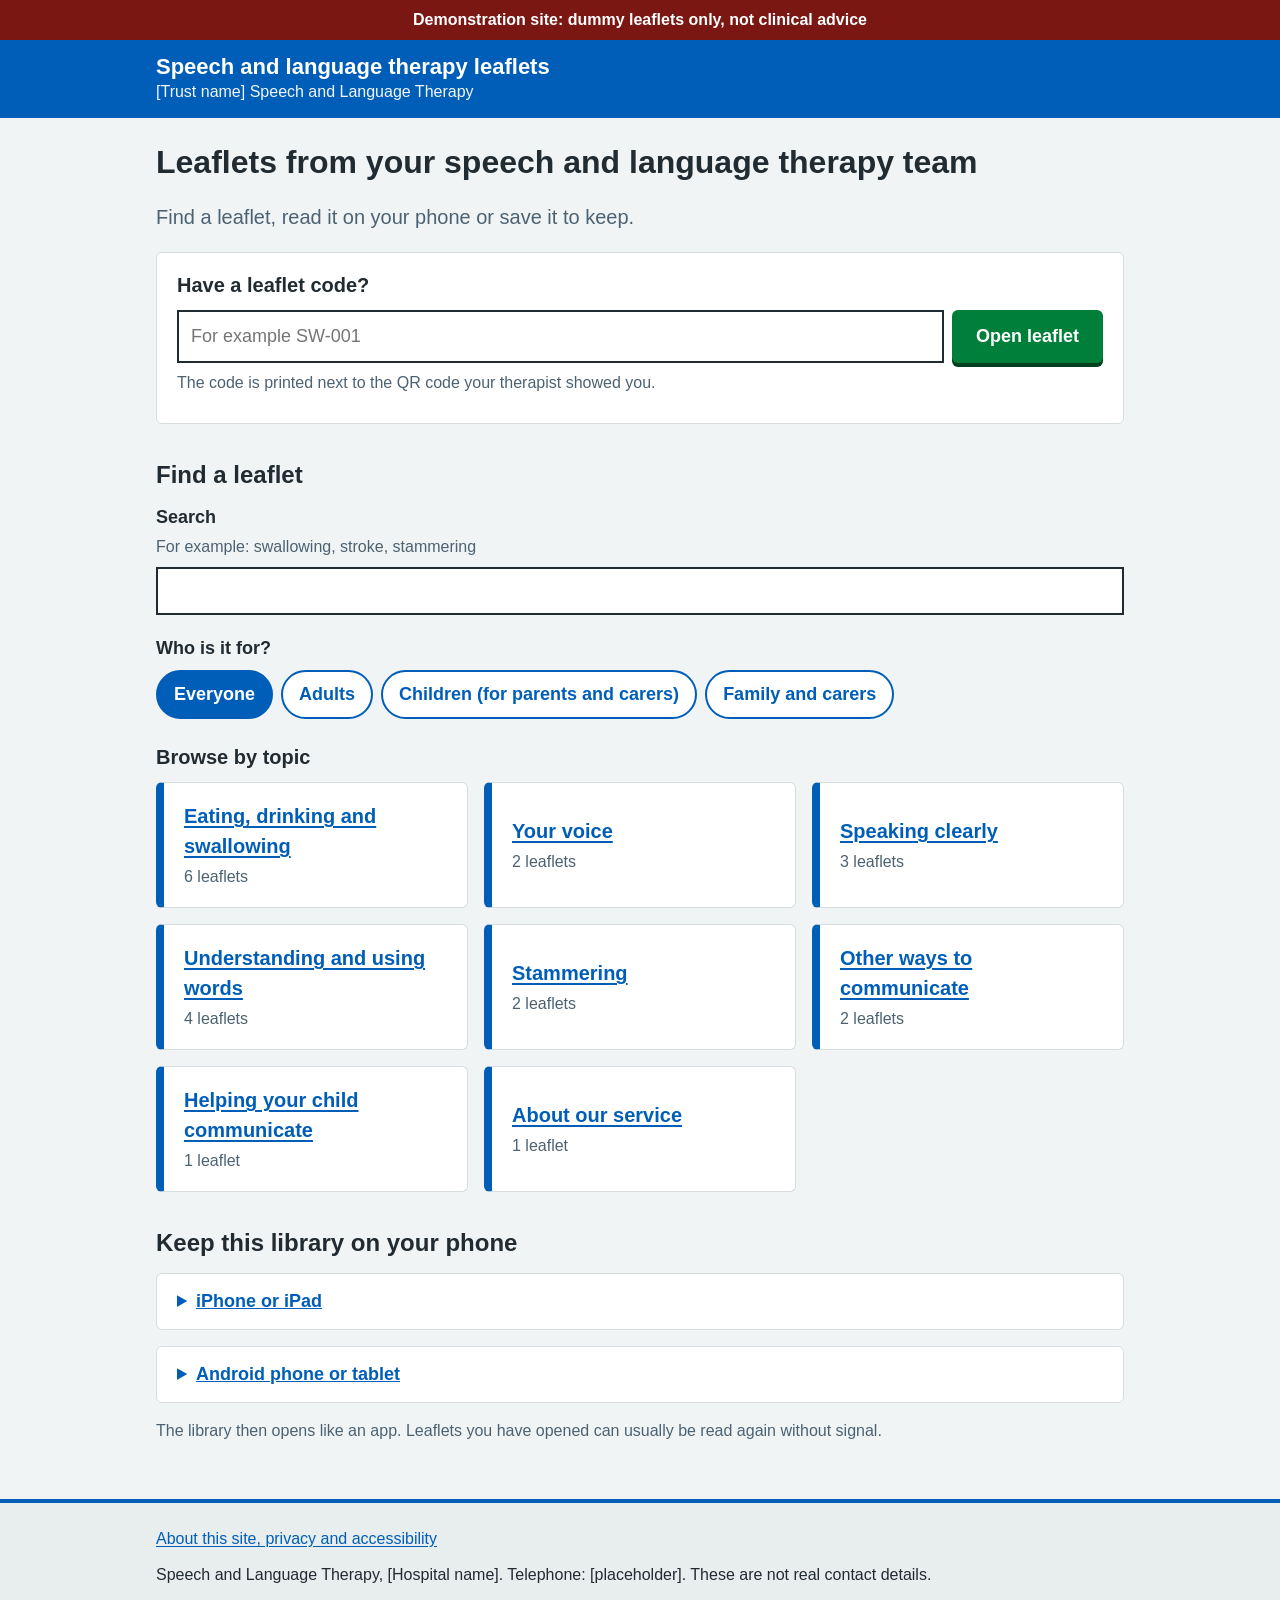
<file: index.html>
<!doctype html>
<html lang="en-GB" data-root="./">
<head>
  <meta charset="utf-8">
  <meta name="viewport" content="width=device-width, initial-scale=1">
  <meta name="robots" content="noindex, nofollow">
  <meta name="description" content="Leaflets from your speech and language therapy team. Read them on your phone or save them to keep.">
  <meta name="theme-color" content="#005eb8">
  <title>Speech and language therapy leaflets</title>
  <link rel="manifest" href="manifest.webmanifest">
  <link rel="icon" href="assets/icons/favicon-32.png" sizes="32x32" type="image/png">
  <link rel="apple-touch-icon" href="assets/icons/apple-touch-icon.png">
  <link rel="stylesheet" href="assets/style.css">
</head>
<body>
  <a class="skip-link" href="#main">Skip to main content</a>
  <div id="demo-banner" class="demo-banner" hidden>Demonstration site: dummy leaflets only, not clinical advice</div>
  <header class="site-header">
    <div class="container">
      <a href="./"><span class="site-name" data-site-name>Speech and language therapy leaflets</span>
        <span class="site-org" data-site-org>Speech and Language Therapy</span></a>
    </div>
  </header>

  <main id="main" tabindex="-1">
    <div class="container">
      <h1>Leaflets from your speech and language therapy team</h1>
      <p class="lede">Find a leaflet, read it on your phone or save it to keep.</p>

      <section class="card" aria-labelledby="code-heading">
        <h2 id="code-heading" class="h3">Have a leaflet code?</h2>
        <form id="code-form" class="inline-form" novalidate>
          <label for="code-input" class="visually-hidden">Leaflet code</label>
          <input type="text" id="code-input" name="code" autocomplete="off" autocapitalize="characters"
                 spellcheck="false" placeholder="For example SW-001" aria-describedby="code-hint code-error">
          <button type="submit" class="button">Open leaflet</button>
        </form>
        <span class="hint" id="code-hint" style="margin-top:8px">The code is printed next to the QR code your therapist showed you.</span>
        <p id="code-error" class="error-message" hidden></p>
      </section>

      <section aria-labelledby="find-heading">
        <h2 id="find-heading">Find a leaflet</h2>
        <div class="field">
          <label for="search">Search</label>
          <span class="hint" id="search-hint">For example: swallowing, stroke, stammering</span>
          <input type="search" id="search" aria-describedby="search-hint" autocomplete="off">
        </div>
        <fieldset>
          <legend>Who is it for?</legend>
          <div class="choice-group" id="audience-group"></div>
        </fieldset>
        <p id="status" class="visually-hidden" aria-live="polite"></p>
        <div id="browse"><p>Loading leaflets&hellip;</p></div>
      </section>

      <section id="recent-section" aria-labelledby="recent-heading" hidden>
        <h2 id="recent-heading">Leaflets you have opened on this phone</h2>
        <p class="muted small">This list is only kept on this phone. It is not sent anywhere.</p>
        <ul class="leaflet-list" id="recent-list"></ul>
        <button type="button" class="button button--secondary button--small" id="recent-clear">Clear this list</button>
      </section>

      <h2>Keep this library on your phone</h2>
      <details class="help">
        <summary>iPhone or iPad</summary>
        <div>
          <ol>
            <li>Open this page in Safari.</li>
            <li>Tap the Share button (a square with an arrow pointing up).</li>
            <li>Tap <strong>Add to Home Screen</strong>, then <strong>Add</strong>.</li>
          </ol>
        </div>
      </details>
      <details class="help">
        <summary>Android phone or tablet</summary>
        <div>
          <ol>
            <li>Open this page in Chrome.</li>
            <li>Tap the menu button (three dots in the top corner).</li>
            <li>Tap <strong>Add to Home screen</strong> or <strong>Install app</strong>.</li>
          </ol>
        </div>
      </details>
      <p class="muted small">The library then opens like an app. Leaflets you have opened can usually be read again without signal.</p>
    </div>
  </main>

  <footer class="site-footer">
    <div class="container">
      <ul>
        <li><a href="about/">About this site, privacy and accessibility</a></li>
      </ul>
      <p data-site-contact></p>
    </div>
  </footer>

  <noscript><div class="container"><p class="panel panel--warning">This page needs JavaScript to show the leaflets. Please ask your therapist for a printed copy.</p></div></noscript>
  <script src="assets/app.js"></script>
  <script src="assets/library.js"></script>
</body>
</html>
</file>
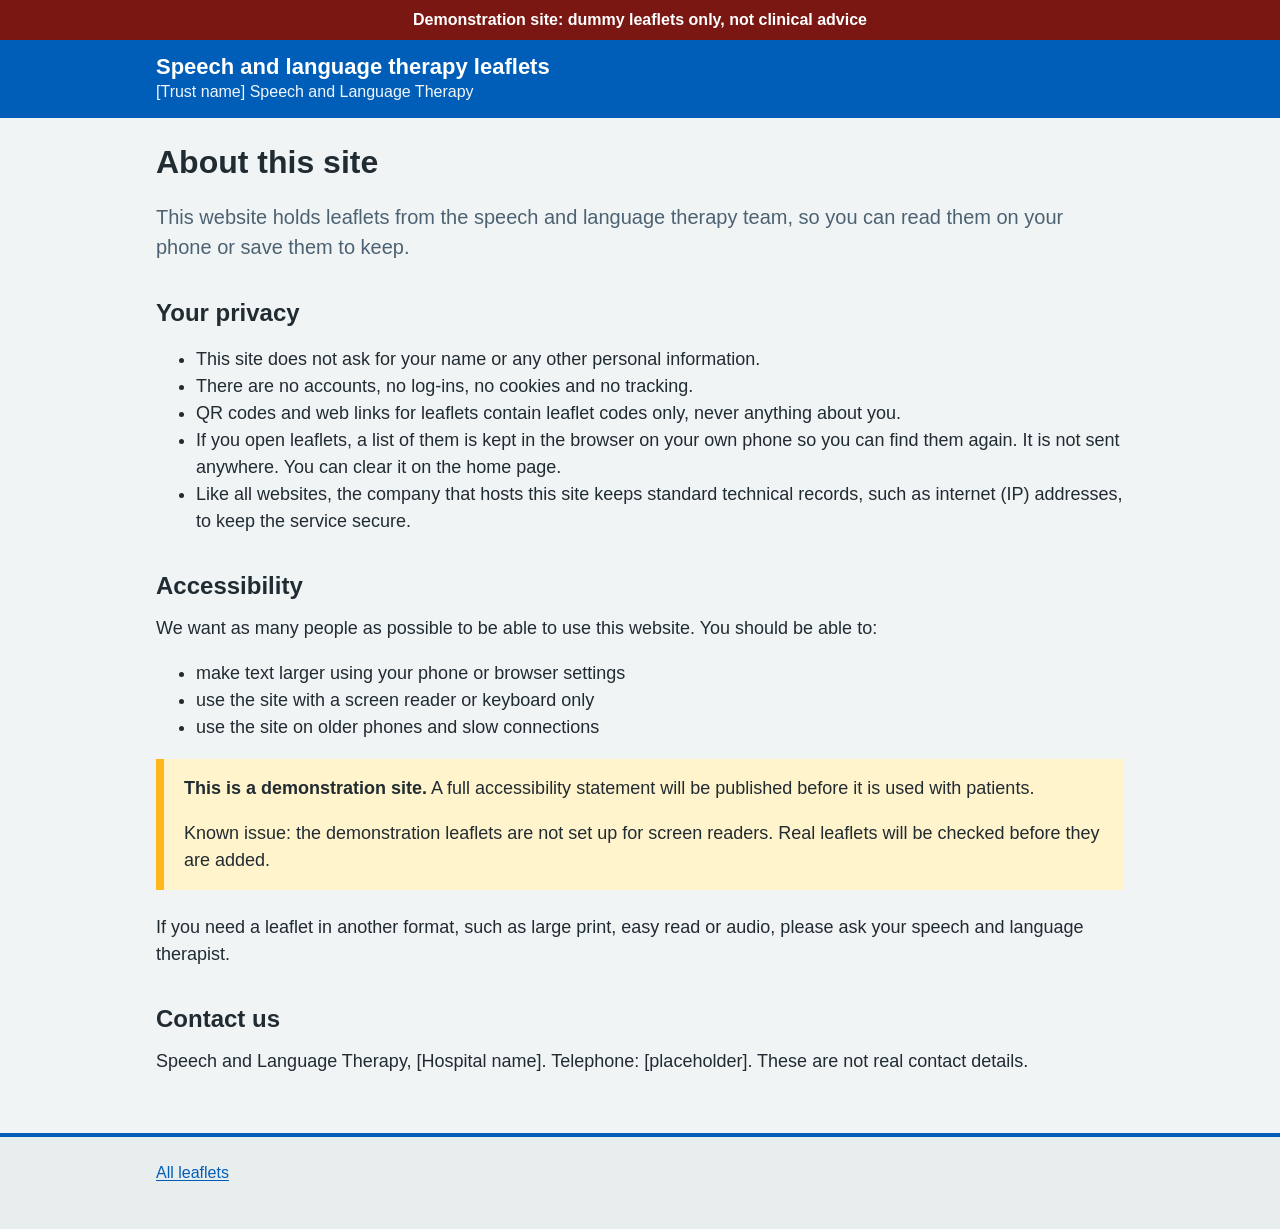
<file: about/index.html>
<!doctype html>
<html lang="en-GB" data-root="../">
<head>
  <meta charset="utf-8">
  <meta name="viewport" content="width=device-width, initial-scale=1">
  <meta name="robots" content="noindex, nofollow">
  <meta name="theme-color" content="#005eb8">
  <title>About this site - Speech and language therapy leaflets</title>
  <link rel="manifest" href="../manifest.webmanifest">
  <link rel="icon" href="../assets/icons/favicon-32.png" sizes="32x32" type="image/png">
  <link rel="apple-touch-icon" href="../assets/icons/apple-touch-icon.png">
  <link rel="stylesheet" href="../assets/style.css">
</head>
<body>
  <a class="skip-link" href="#main">Skip to main content</a>
  <div id="demo-banner" class="demo-banner" hidden>Demonstration site: dummy leaflets only, not clinical advice</div>
  <header class="site-header">
    <div class="container">
      <a href="../"><span class="site-name" data-site-name>Speech and language therapy leaflets</span>
        <span class="site-org" data-site-org>Speech and Language Therapy</span></a>
    </div>
  </header>

  <main id="main" tabindex="-1">
    <div class="container">
      <h1>About this site</h1>
      <p class="lede">This website holds leaflets from the speech and language therapy team, so you can read them on your phone or save them to keep.</p>

      <h2>Your privacy</h2>
      <ul>
        <li>This site does not ask for your name or any other personal information.</li>
        <li>There are no accounts, no log-ins, no cookies and no tracking.</li>
        <li>QR codes and web links for leaflets contain leaflet codes only, never anything about you.</li>
        <li>If you open leaflets, a list of them is kept in the browser on your own phone so you can find them again. It is not sent anywhere. You can clear it on the home page.</li>
        <li>Like all websites, the company that hosts this site keeps standard technical records, such as internet (IP) addresses, to keep the service secure.</li>
      </ul>

      <h2>Accessibility</h2>
      <p>We want as many people as possible to be able to use this website. You should be able to:</p>
      <ul>
        <li>make text larger using your phone or browser settings</li>
        <li>use the site with a screen reader or keyboard only</li>
        <li>use the site on older phones and slow connections</li>
      </ul>
      <div class="panel panel--warning">
        <p><strong>This is a demonstration site.</strong> A full accessibility statement will be published before it is used with patients.</p>
        <p style="margin:0">Known issue: the demonstration leaflets are not set up for screen readers. Real leaflets will be checked before they are added.</p>
      </div>
      <p>If you need a leaflet in another format, such as large print, easy read or audio, please ask your speech and language therapist.</p>

      <h2>Contact us</h2>
      <p data-site-contact>Please ask your speech and language therapist.</p>
    </div>
  </main>

  <footer class="site-footer">
    <div class="container">
      <ul>
        <li><a href="../">All leaflets</a></li>
      </ul>
    </div>
  </footer>

  <script src="../assets/app.js"></script>
  <script>
    window.SLT.load().then(function (d) { window.SLT.applySite(d.site); }).catch(function () {});
  </script>
</body>
</html>
</file>
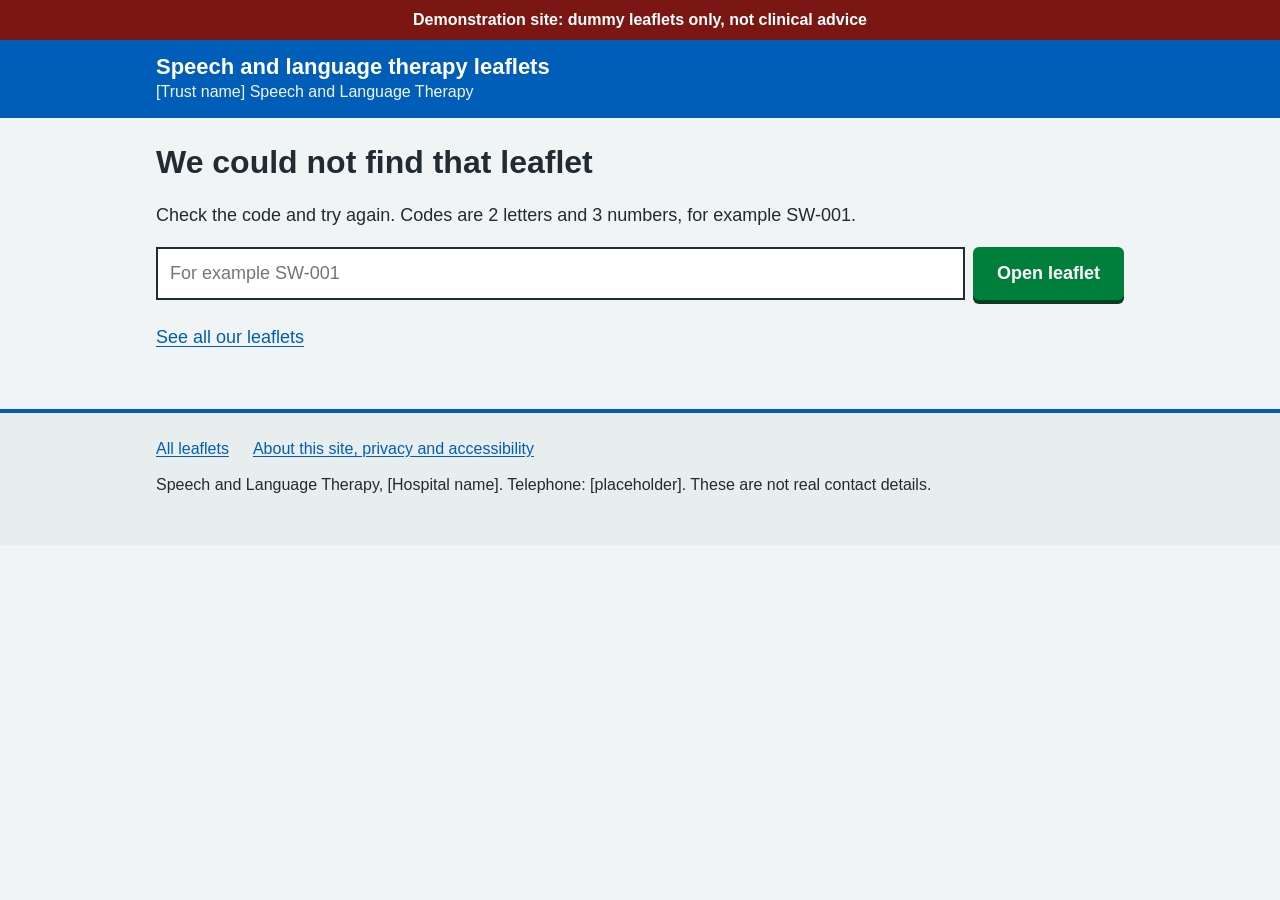
<file: l/index.html>
<!doctype html>
<html lang="en-GB" data-root="../">
<head>
  <meta charset="utf-8">
  <meta name="viewport" content="width=device-width, initial-scale=1">
  <meta name="robots" content="noindex, nofollow">
  <meta name="theme-color" content="#005eb8">
  <title>Leaflet - Speech and language therapy leaflets</title>
  <link rel="manifest" href="../manifest.webmanifest">
  <link rel="icon" href="../assets/icons/favicon-32.png" sizes="32x32" type="image/png">
  <link rel="apple-touch-icon" href="../assets/icons/apple-touch-icon.png">
  <link rel="stylesheet" href="../assets/style.css">
</head>
<body>
  <a class="skip-link" href="#main">Skip to main content</a>
  <div id="demo-banner" class="demo-banner" hidden>Demonstration site: dummy leaflets only, not clinical advice</div>
  <header class="site-header">
    <div class="container">
      <a href="../"><span class="site-name" data-site-name>Speech and language therapy leaflets</span>
        <span class="site-org" data-site-org>Speech and Language Therapy</span></a>
    </div>
  </header>

  <main id="main" tabindex="-1">
    <div class="container" id="leaflet">
      <p>Loading leaflet&hellip;</p>
    </div>
  </main>

  <footer class="site-footer">
    <div class="container">
      <ul>
        <li><a href="../">All leaflets</a></li>
        <li><a href="../about/">About this site, privacy and accessibility</a></li>
      </ul>
      <p data-site-contact></p>
    </div>
  </footer>

  <noscript><div class="container"><p class="panel panel--warning">This page needs JavaScript to open the leaflet. Please ask your therapist for a printed copy.</p></div></noscript>
  <script src="../assets/app.js"></script>
  <script src="../assets/leaflet.js"></script>
</body>
</html>
</file>
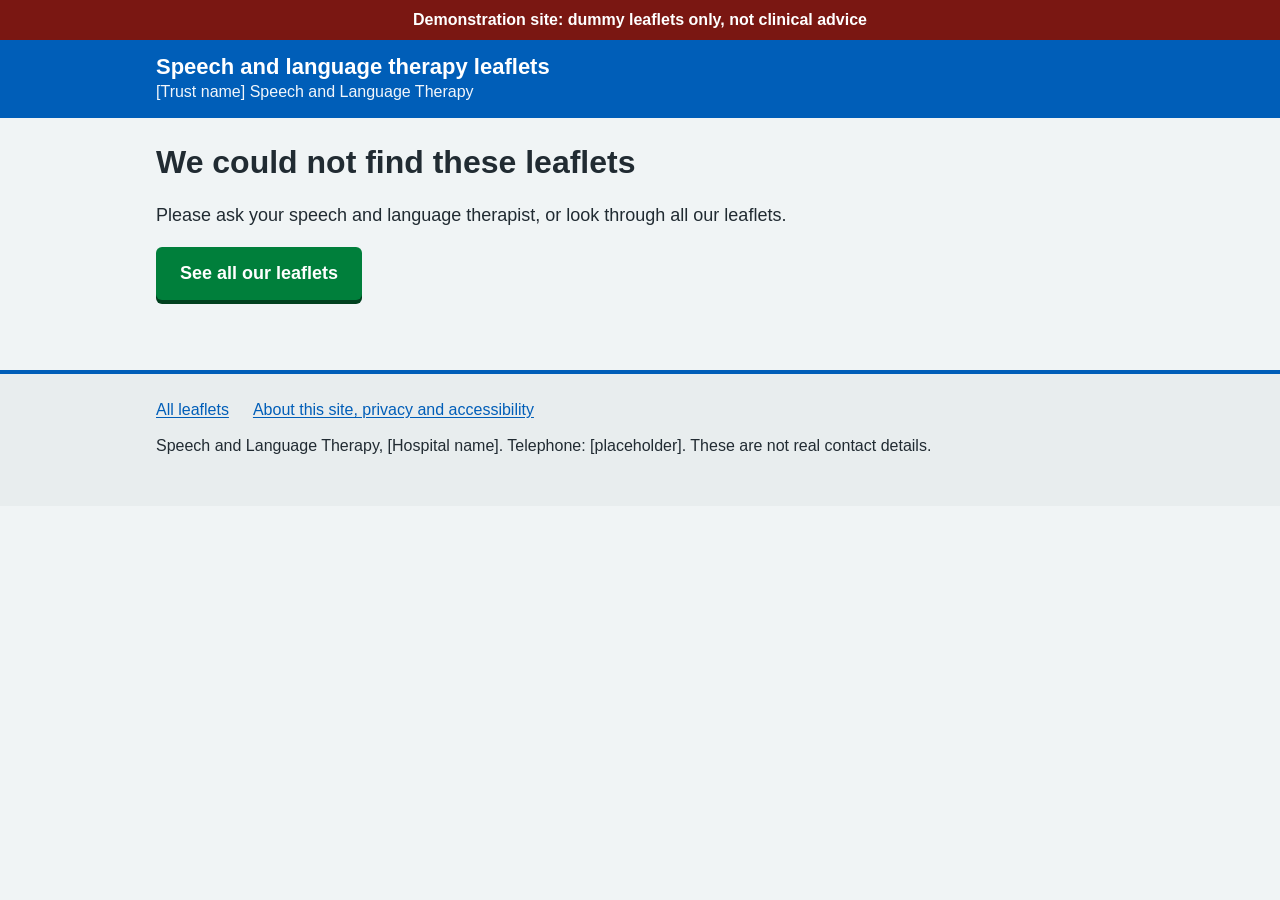
<file: p/index.html>
<!doctype html>
<html lang="en-GB" data-root="../">
<head>
  <meta charset="utf-8">
  <meta name="viewport" content="width=device-width, initial-scale=1">
  <meta name="robots" content="noindex, nofollow">
  <meta name="theme-color" content="#005eb8">
  <title>Your leaflets - Speech and language therapy leaflets</title>
  <link rel="manifest" href="../manifest.webmanifest">
  <link rel="icon" href="../assets/icons/favicon-32.png" sizes="32x32" type="image/png">
  <link rel="apple-touch-icon" href="../assets/icons/apple-touch-icon.png">
  <link rel="stylesheet" href="../assets/style.css">
</head>
<body>
  <a class="skip-link" href="#main">Skip to main content</a>
  <div id="demo-banner" class="demo-banner" hidden>Demonstration site: dummy leaflets only, not clinical advice</div>
  <header class="site-header">
    <div class="container">
      <a href="../"><span class="site-name" data-site-name>Speech and language therapy leaflets</span>
        <span class="site-org" data-site-org>Speech and Language Therapy</span></a>
    </div>
  </header>

  <main id="main" tabindex="-1">
    <div class="container" id="pack">
      <p>Loading your leaflets&hellip;</p>
    </div>
  </main>

  <footer class="site-footer">
    <div class="container">
      <ul>
        <li><a href="../">All leaflets</a></li>
        <li><a href="../about/">About this site, privacy and accessibility</a></li>
      </ul>
      <p data-site-contact></p>
    </div>
  </footer>

  <noscript><div class="container"><p class="panel panel--warning">This page needs JavaScript to show your leaflets. Please ask your therapist for a printed copy.</p></div></noscript>
  <script src="../assets/app.js"></script>
  <script src="../assets/pack.js"></script>
</body>
</html>
</file>
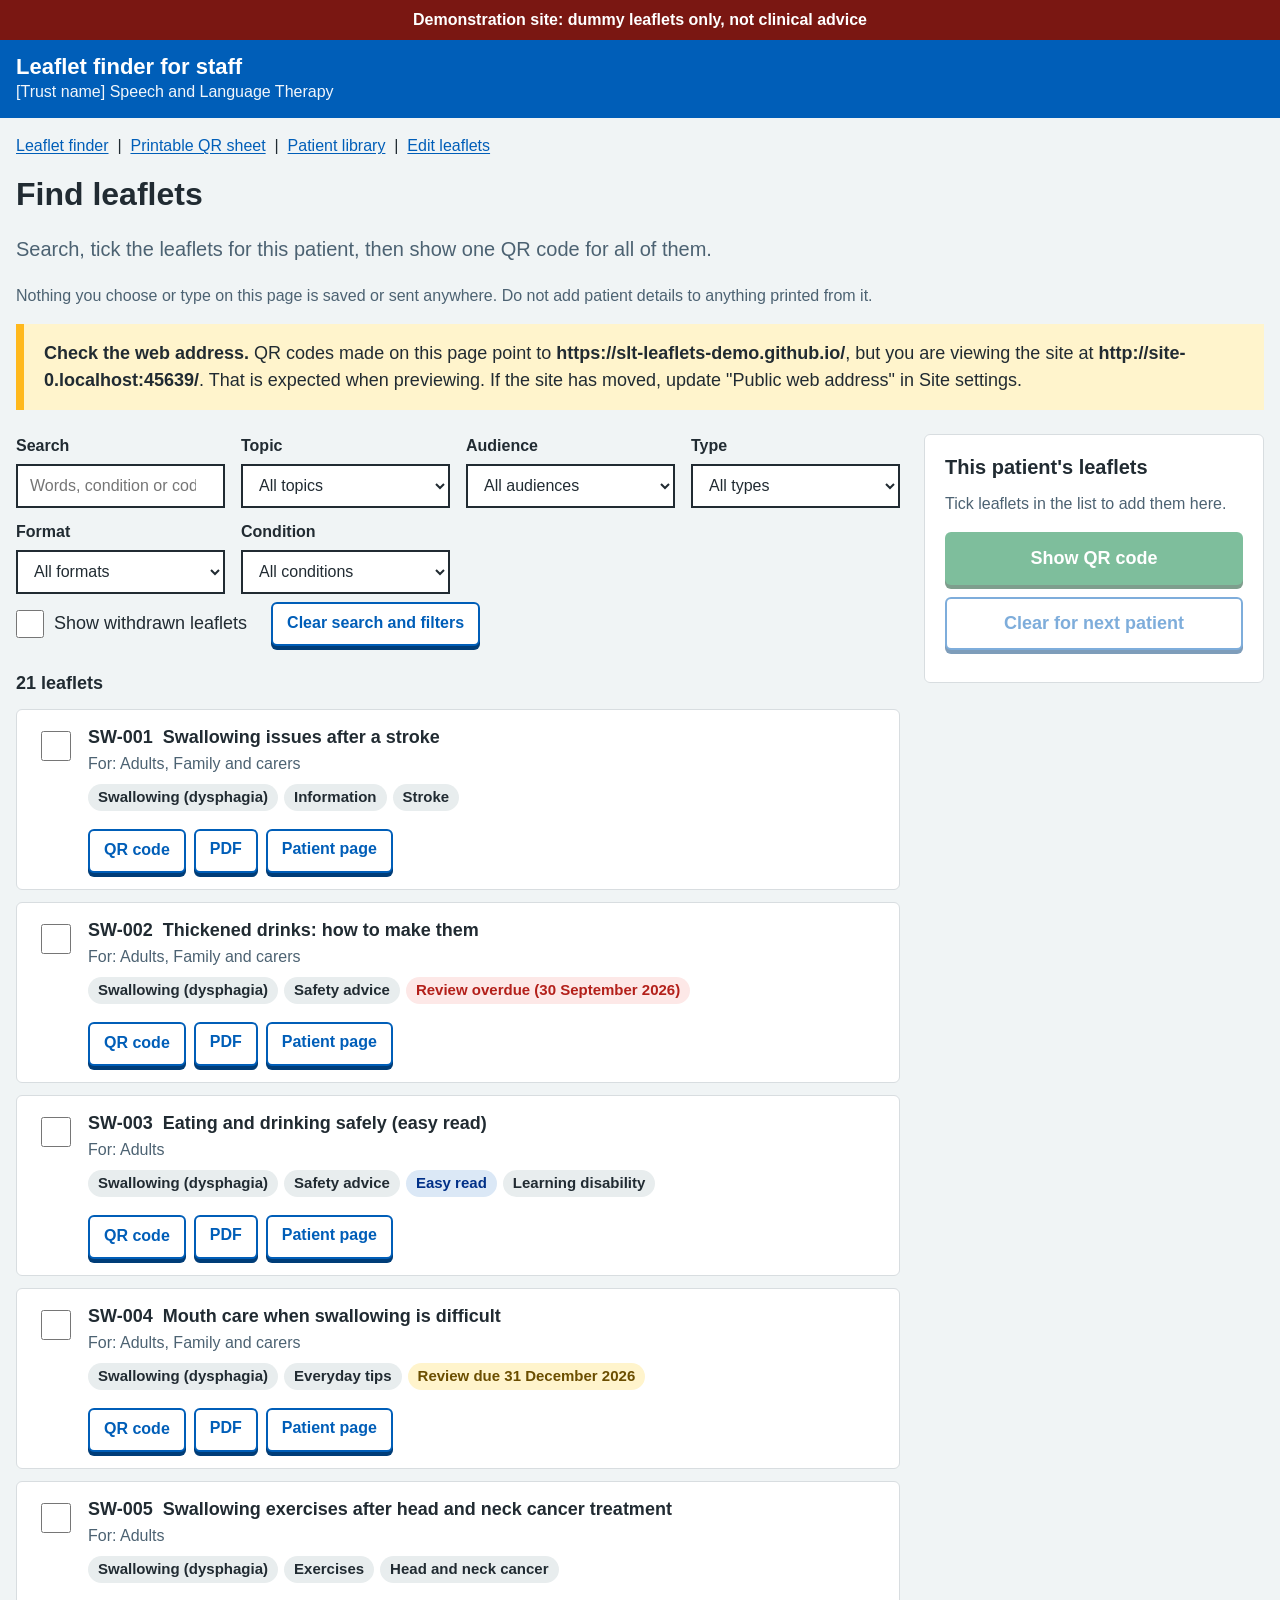
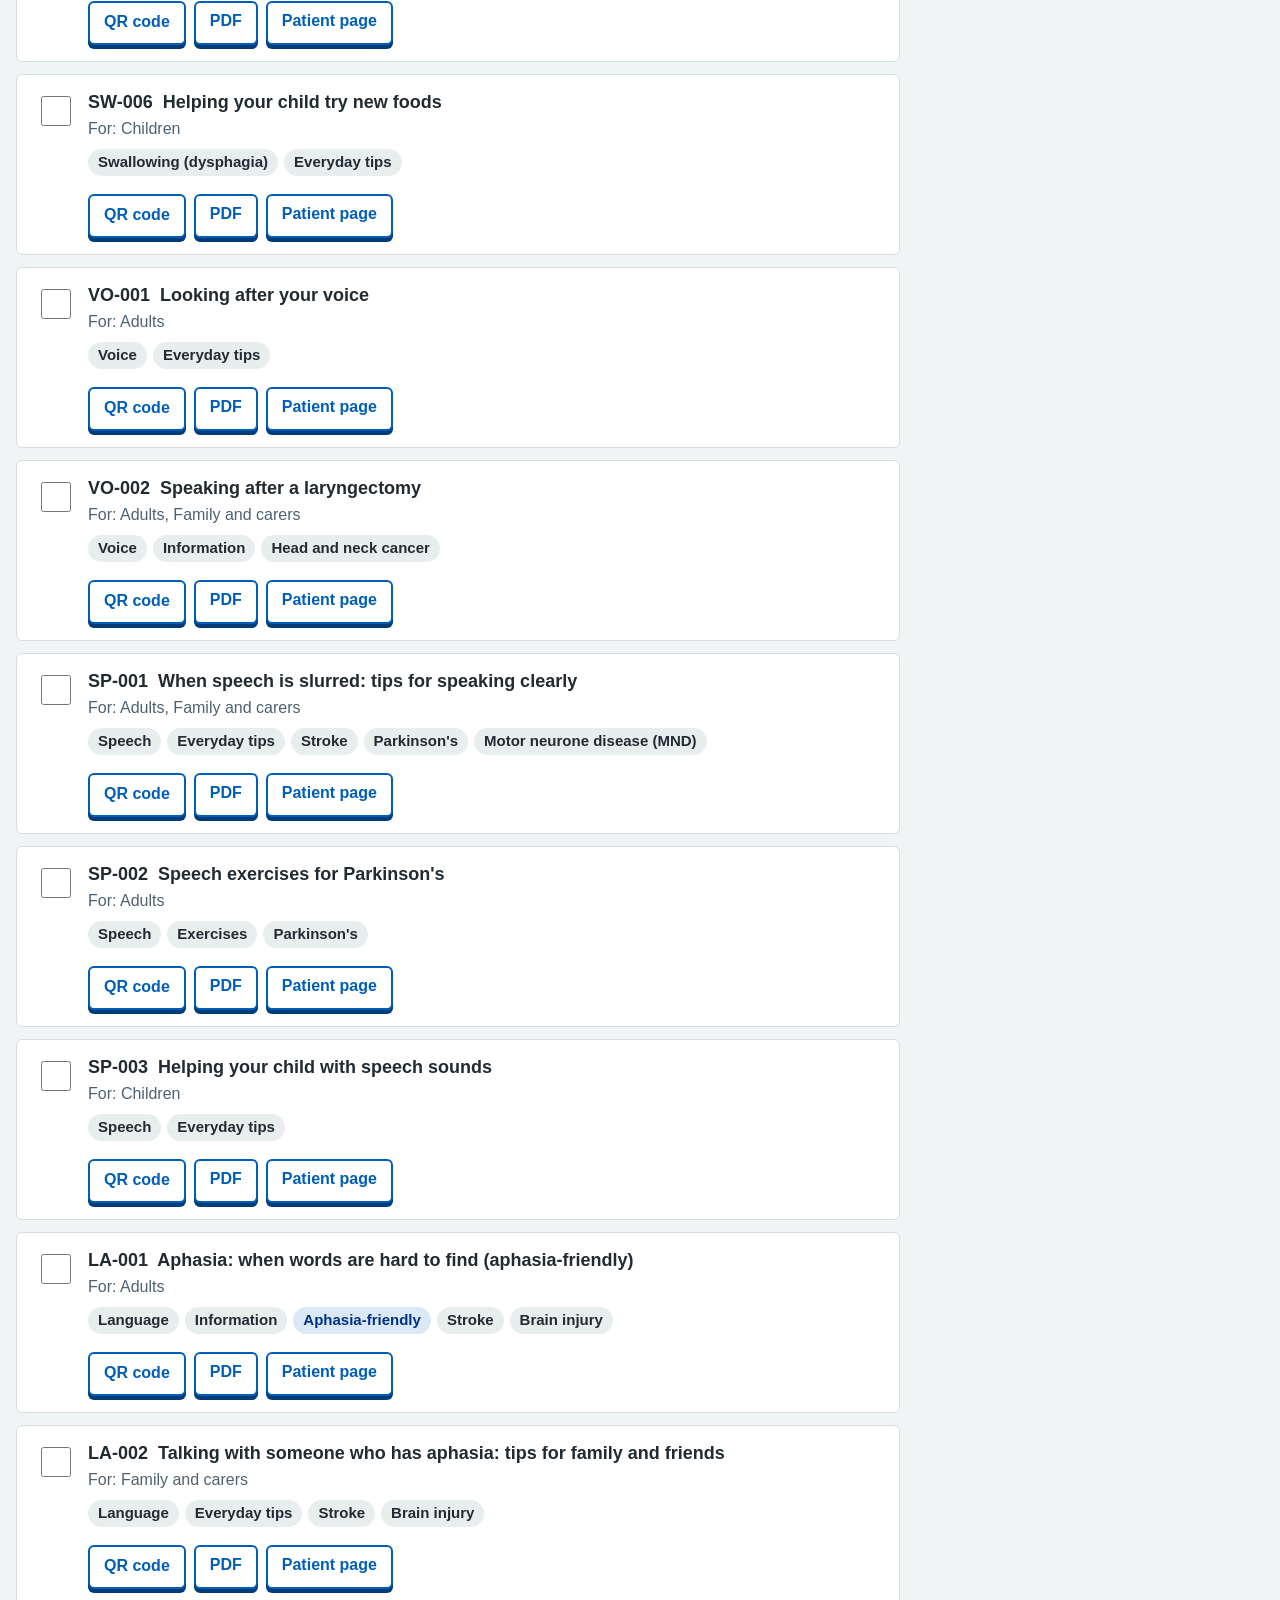
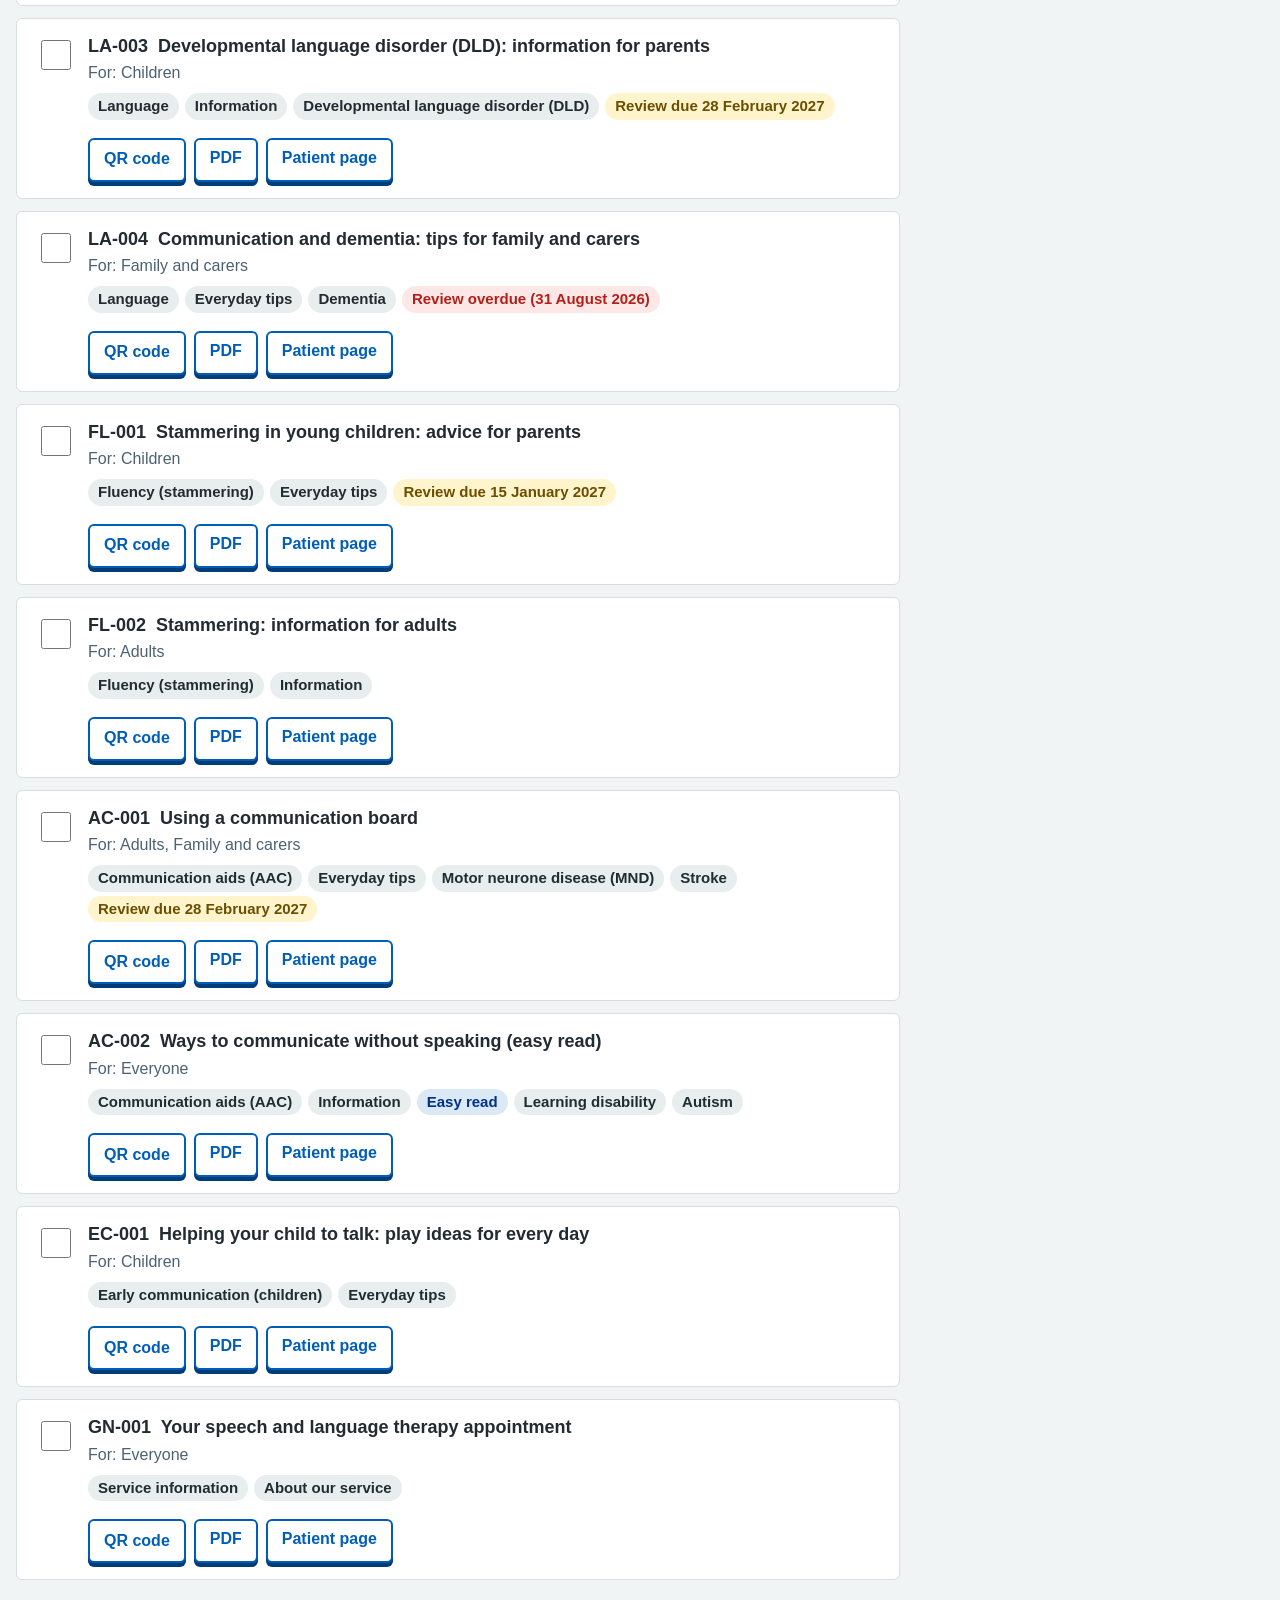
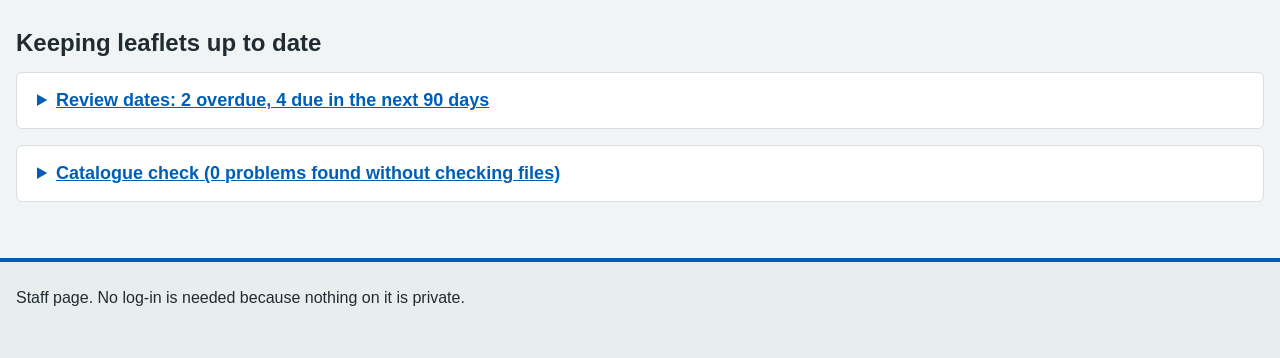
<file: staff/index.html>
<!doctype html>
<html lang="en-GB" data-root="../">
<head>
  <meta charset="utf-8">
  <meta name="viewport" content="width=device-width, initial-scale=1">
  <meta name="robots" content="noindex, nofollow">
  <meta name="theme-color" content="#005eb8">
  <title>Leaflet finder (staff) - Speech and language therapy leaflets</title>
  <link rel="icon" href="../assets/icons/favicon-32.png" sizes="32x32" type="image/png">
  <link rel="stylesheet" href="../assets/style.css">
</head>
<body class="staff">
  <a class="skip-link" href="#main">Skip to main content</a>
  <div id="demo-banner" class="demo-banner" hidden>Demonstration site: dummy leaflets only, not clinical advice</div>
  <header class="site-header">
    <div class="container">
      <a href="./"><span class="site-name">Leaflet finder for staff</span>
        <span class="site-org" data-site-org>Speech and Language Therapy</span></a>
    </div>
  </header>

  <main id="main" tabindex="-1">
    <div class="container">
      <nav aria-label="Staff pages" class="no-print">
        <p class="small"><a href="./">Leaflet finder</a> &nbsp;|&nbsp; <a href="qr-sheet/">Printable QR sheet</a>
          &nbsp;|&nbsp; <a href="../">Patient library</a> &nbsp;|&nbsp; <a id="edit-link" href="https://app.pagescms.org" target="_blank" rel="noopener">Edit leaflets<span class="visually-hidden"> (opens in a new tab)</span></a></p>
      </nav>
      <h1>Find leaflets</h1>
      <p class="lede">Search, tick the leaflets for this patient, then show one QR code for all of them.</p>
      <p class="muted small">Nothing you choose or type on this page is saved or sent anywhere. Do not add patient details to anything printed from it.</p>
      <div id="warnings"></div>

      <div class="staff-layout">
        <section aria-labelledby="results-heading">
          <h2 id="results-heading" class="visually-hidden">Leaflets</h2>
          <form class="filters" id="filters" role="search" onsubmit="return false">
            <div class="field"><label for="f-search">Search</label>
              <input type="search" id="f-search" autocomplete="off" placeholder="Words, condition or code"></div>
            <div class="field"><label for="f-topic">Topic</label><select id="f-topic"></select></div>
            <div class="field"><label for="f-audience">Audience</label><select id="f-audience"></select></div>
            <div class="field"><label for="f-type">Type</label><select id="f-type"></select></div>
            <div class="field"><label for="f-format">Format</label><select id="f-format"></select></div>
            <div class="field"><label for="f-condition">Condition</label><select id="f-condition"></select></div>
          </form>
          <div class="button-row" style="align-items:center">
            <label class="checkbox" style="margin:0 24px 12px 0"><input type="checkbox" id="f-withdrawn"> Show withdrawn leaflets</label>
            <button type="button" class="button button--secondary button--small" id="f-clear">Clear search and filters</button>
          </div>
          <p class="results-count" id="results-count" aria-live="polite"></p>
          <ul class="leaflet-list" id="results"><li>Loading leaflets&hellip;</li></ul>
        </section>

        <aside class="tray card" id="tray" aria-labelledby="tray-heading">
          <h2 id="tray-heading" tabindex="-1">This patient's leaflets</h2>
          <p id="tray-empty" class="muted small">Tick leaflets in the list to add them here.</p>
          <ol id="tray-list"></ol>
          <p id="tray-status" class="small" aria-live="polite"></p>
          <button type="button" class="button button--block" id="show-pack" disabled>Show QR code</button>
          <button type="button" class="button button--secondary button--block" id="clear-pack" disabled>Clear for next patient</button>
        </aside>
      </div>

      <h2>Keeping leaflets up to date</h2>
      <details class="help" id="review-panel">
        <summary id="review-summary">Review dates</summary>
        <div id="review-body"></div>
      </details>
      <details class="help" id="check-panel">
        <summary id="check-summary">Catalogue check</summary>
        <div id="check-body"><p>Open this section to check every leaflet's details and file.</p></div>
      </details>
    </div>
  </main>

  <dialog class="qr-dialog" id="qr-dialog" aria-labelledby="qr-title">
    <h2 id="qr-title">Scan to open</h2>
    <p class="sheet-demo" id="qr-demo" hidden>DEMONSTRATION ONLY: dummy content</p>
    <div class="qr-box" id="qr-box"></div>
    <ol id="qr-list"></ol>
    <p class="small">Or go to <strong id="qr-host"></strong> and type the leaflet code.</p>
    <p class="qr-url" id="qr-url"></p>
    <p class="small muted">This QR code contains leaflet codes only. It contains no personal information.</p>
    <div class="button-row no-print">
      <button type="button" class="button" id="qr-print">Print this slip</button>
      <button type="button" class="button button--secondary" id="qr-close">Close</button>
    </div>
  </dialog>

  <footer class="site-footer no-print">
    <div class="container"><p class="small">Staff page. No log-in is needed because nothing on it is private.</p></div>
  </footer>

  <script src="../assets/qrcode.js"></script>
  <script src="../assets/app.js"></script>
  <script src="../assets/staff.js"></script>
</body>
</html>
</file>
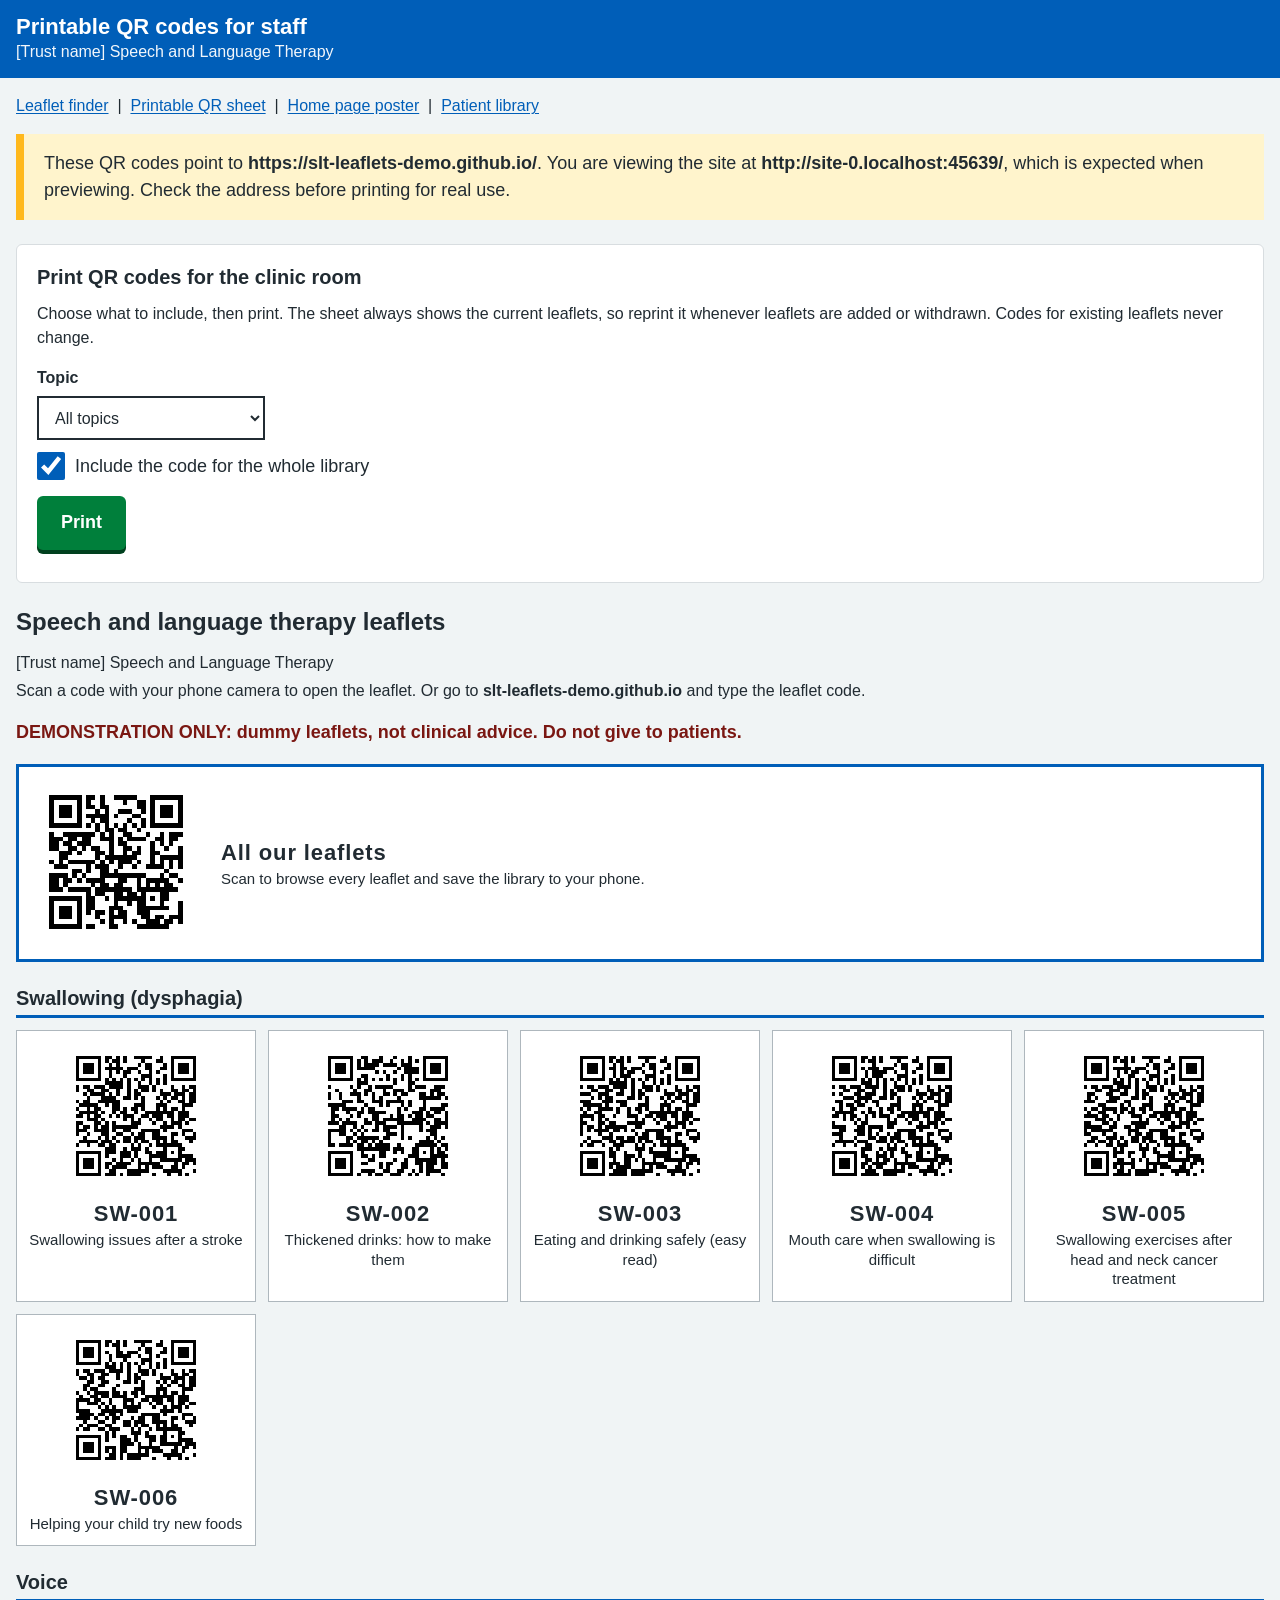
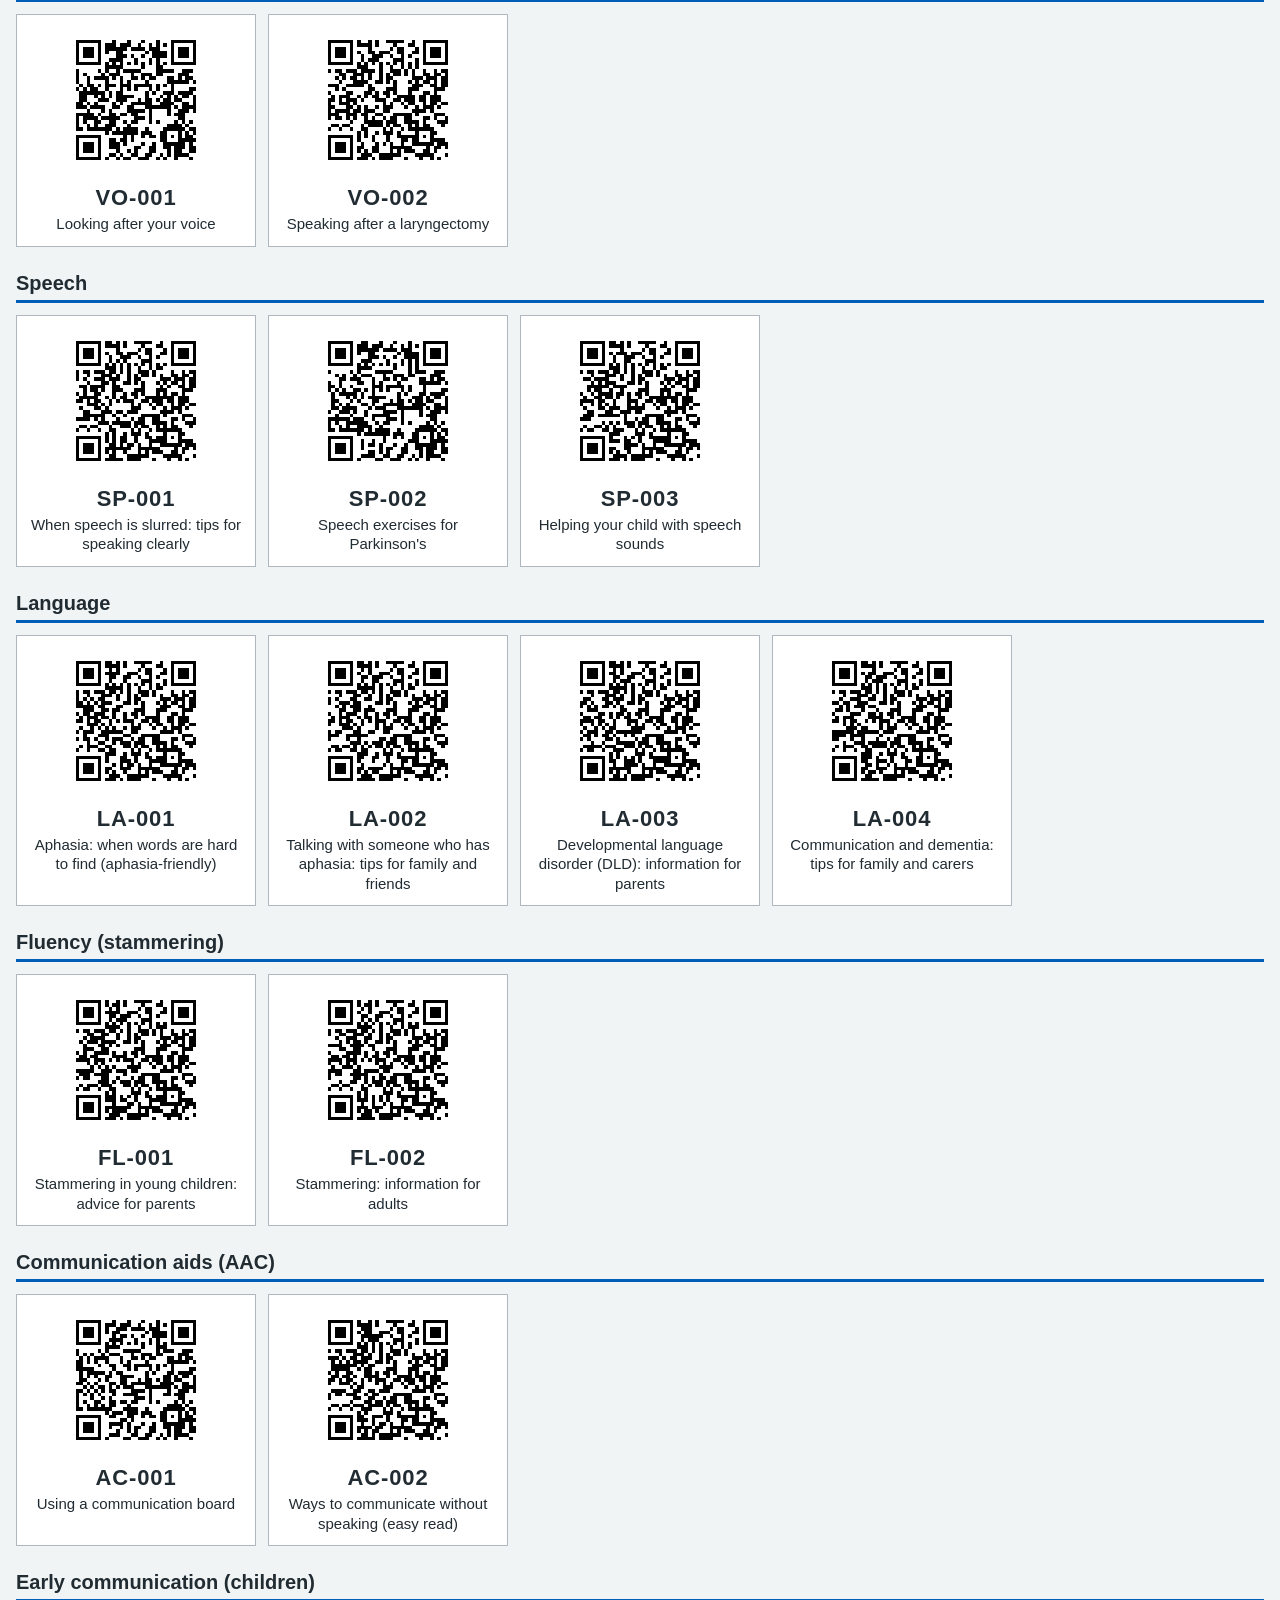
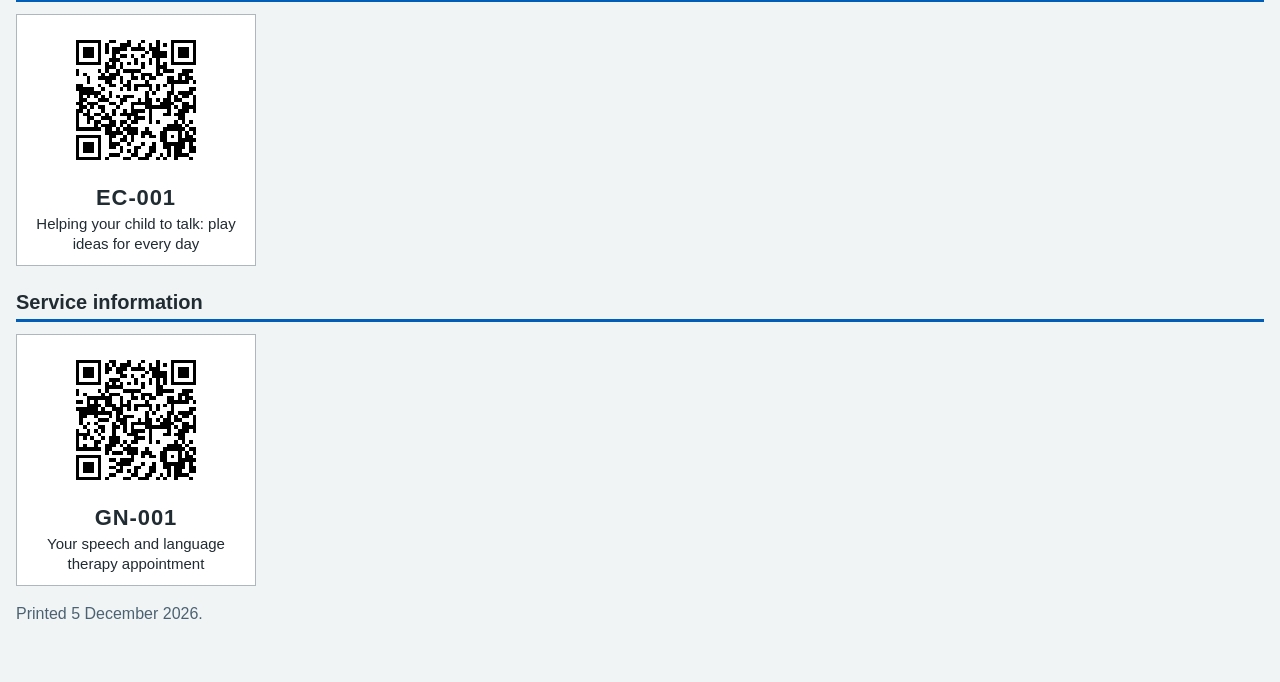
<file: staff/qr-sheet/index.html>
<!doctype html>
<html lang="en-GB" data-root="../../">
<head>
  <meta charset="utf-8">
  <meta name="viewport" content="width=device-width, initial-scale=1">
  <meta name="robots" content="noindex, nofollow">
  <title>Printable QR sheet (staff) - Speech and language therapy leaflets</title>
  <link rel="icon" href="../../assets/icons/favicon-32.png" sizes="32x32" type="image/png">
  <link rel="stylesheet" href="../../assets/style.css">
</head>
<body class="staff">
  <a class="skip-link no-print" href="#main">Skip to main content</a>
  <header class="site-header no-print">
    <div class="container">
      <a href="../"><span class="site-name">Printable QR codes for staff</span>
        <span class="site-org" data-site-org>Speech and Language Therapy</span></a>
    </div>
  </header>

  <main id="main" tabindex="-1">
    <div class="container">
      <div class="no-print">
        <nav aria-label="Staff pages">
          <p class="small"><a href="../">Leaflet finder</a> &nbsp;|&nbsp; <a href="./">Printable QR sheet</a>
            &nbsp;|&nbsp; <a href="?poster=home">Home page poster</a> &nbsp;|&nbsp; <a href="../../">Patient library</a></p>
        </nav>
        <div id="warnings"></div>
        <div class="card sheet-controls" id="controls">
          <h1 class="h3">Print QR codes for the clinic room</h1>
          <p class="small">Choose what to include, then print. The sheet always shows the current leaflets, so reprint it whenever leaflets are added or withdrawn. Codes for existing leaflets never change.</p>
          <div class="filters">
            <div class="field"><label for="s-topic">Topic</label><select id="s-topic"></select></div>
          </div>
          <label class="checkbox" style="margin:12px 0 16px"><input type="checkbox" id="s-home" checked> Include the code for the whole library</label>
          <button type="button" class="button" id="s-print">Print</button>
        </div>
      </div>
      <div id="sheet"><p>Loading&hellip;</p></div>
    </div>
  </main>

  <script src="../../assets/qrcode.js"></script>
  <script src="../../assets/app.js"></script>
  <script src="../../assets/qrsheet.js"></script>
</body>
</html>
</file>
<file: assets/style.css>
/* SLT leaflet library: one stylesheet for every page.
   Colours follow NHS website conventions and all text colours pass WCAG AA on their background. */

:root {
  --blue: #005eb8;
  --blue-dark: #003d78;
  --text: #212b32;
  --text-secondary: #4c6272;
  --page: #f0f4f5;
  --card: #ffffff;
  --border: #aeb7bd;
  --border-light: #d8dde0;
  --focus: #ffeb3b;
  --red: #b3201a;
  --red-pale: #fde8e7;
  --amber-pale: #fff4cc;
  --amber-text: #6b4e00;
  --green: #007f3b;
  --green-pale: #e5f4ec;
  --grey-pale: #e8edee;
  --radius: 6px;
  --gutter: 16px;
}

*,
*::before,
*::after { box-sizing: border-box; }

html { -webkit-text-size-adjust: 100%; text-size-adjust: 100%; }

body {
  margin: 0;
  background: var(--page);
  color: var(--text);
  font-family: Arial, "Helvetica Neue", Helvetica, sans-serif;
  font-size: 1.125rem;
  line-height: 1.5;
}

img, svg { max-width: 100%; }

a { color: var(--blue); text-decoration: underline; text-underline-offset: 0.15em; }
a:visited { color: #330072; }
a:hover { color: var(--blue-dark); text-decoration-thickness: 3px; }

/* One clear focus style everywhere: yellow fill with a dark underline/outline */
a:focus-visible,
button:focus-visible,
input:focus-visible,
select:focus-visible,
summary:focus-visible,
[tabindex]:focus-visible {
  outline: 4px solid var(--focus);
  outline-offset: 0;
  box-shadow: 0 0 0 8px var(--text);
}
a:focus-visible { background: var(--focus); color: var(--text); box-shadow: 0 4px 0 var(--text); outline: none; text-decoration: none; }

h1, h2, h3 { line-height: 1.25; margin: 0 0 0.6em; }
h1 { font-size: 2rem; }
h2 { font-size: 1.5rem; margin-top: 1.5em; }
h3 { font-size: 1.25rem; }
p { margin: 0 0 1em; }

.visually-hidden {
  position: absolute !important; width: 1px; height: 1px; margin: -1px; padding: 0;
  overflow: hidden; clip: rect(0 0 0 0); white-space: nowrap; border: 0;
}

.skip-link {
  position: absolute; left: -9999px; top: 0; z-index: 10;
  background: var(--focus); color: var(--text); padding: 12px 16px; font-weight: bold;
}
.skip-link:focus { left: 0; }

/* ---------- layout ---------- */
.container { width: 100%; max-width: 1000px; margin: 0 auto; padding: 0 var(--gutter); }

.site-header { background: var(--blue); color: #fff; }
.site-header .container { padding-top: 14px; padding-bottom: 14px; }
.site-header a { color: #fff; text-decoration: none; }
.site-header a:hover { text-decoration: underline; }
.site-header a:focus-visible { color: var(--text); }
.site-name { display: block; font-size: 1.375rem; font-weight: bold; line-height: 1.2; }
.site-org { display: block; font-size: 1rem; opacity: 0.95; }

.demo-banner {
  background: #7a1712; color: #fff; text-align: center; font-weight: bold;
  padding: 8px var(--gutter); font-size: 1rem;
}

main { display: block; padding: 24px 0 40px; }

.site-footer { background: var(--grey-pale); border-top: 4px solid var(--blue); padding: 24px 0 32px; font-size: 1rem; }
.site-footer ul { list-style: none; padding: 0; margin: 0 0 12px; display: flex; flex-wrap: wrap; gap: 8px 24px; }

/* ---------- cards and panels ---------- */
.card {
  background: var(--card); border: 1px solid var(--border-light); border-radius: var(--radius);
  padding: 20px; margin: 0 0 16px;
}
.card h2, .card h3 { margin-top: 0; }
.panel { background: var(--card); border-left: 8px solid var(--blue); padding: 16px 20px; margin: 0 0 24px; }
.panel--warning { border-left-color: #ffb81c; background: var(--amber-pale); }
.panel--error { border-left-color: var(--red); background: var(--red-pale); }
.panel--success { border-left-color: var(--green); background: var(--green-pale); }

.lede { font-size: 1.25rem; color: var(--text-secondary); }
.muted { color: var(--text-secondary); }
.small { font-size: 1rem; }

/* ---------- buttons ---------- */
.button {
  display: inline-block; min-height: 52px; padding: 13px 22px; margin: 0 12px 12px 0;
  border: 2px solid transparent; border-radius: var(--radius);
  background: var(--green); color: #fff; box-shadow: 0 4px 0 #00401e;
  font: inherit; font-weight: bold; line-height: 1.3; text-align: center; text-decoration: none; cursor: pointer;
}
.button:visited, .button:hover { color: #fff; text-decoration: none; }
.button:hover { background: #00662f; }
.button:active { transform: translateY(2px); box-shadow: 0 2px 0 #00401e; }
.button--secondary { background: #fff; color: var(--blue); border-color: var(--blue); box-shadow: 0 4px 0 var(--blue-dark); }
.button--secondary:visited { color: var(--blue); }
.button--secondary:hover { background: #e8f1fa; color: var(--blue-dark); }
.button--small { min-height: 44px; padding: 8px 14px; font-size: 1rem; }
.button[disabled] { opacity: 0.5; cursor: not-allowed; }
.button:focus-visible { background: var(--focus); color: var(--text); border-color: var(--focus); box-shadow: 0 4px 0 var(--text); outline: none; }
.button-row { display: flex; flex-wrap: wrap; align-items: flex-start; }
.button--block { display: block; width: 100%; margin-right: 0; }

/* ---------- forms ---------- */
label, .label { display: block; font-weight: bold; margin-bottom: 6px; }
.hint { display: block; color: var(--text-secondary); margin: -2px 0 8px; font-size: 1rem; }
input[type="text"], input[type="search"], select {
  width: 100%; min-height: 48px; padding: 8px 12px; font: inherit;
  border: 2px solid var(--text); border-radius: 0; background: #fff; color: var(--text);
}
select { padding-right: 32px; }
.field { margin-bottom: 20px; }
.inline-form { display: flex; flex-wrap: wrap; gap: 8px; align-items: stretch; }
.inline-form input { flex: 1 1 180px; width: auto; }
.inline-form .button { margin: 0; }
.error-message { color: var(--red); font-weight: bold; margin: 8px 0 0; }
.checkbox { display: flex; align-items: center; gap: 10px; font-weight: normal; cursor: pointer; }
.checkbox input { width: 28px; height: 28px; margin: 0; flex: 0 0 auto; accent-color: var(--blue); }

fieldset { border: 0; padding: 0; margin: 0 0 20px; min-width: 0; }
legend { font-weight: bold; padding: 0; margin-bottom: 8px; }
.choice-group { display: flex; flex-wrap: wrap; gap: 8px; }
.choice { position: relative; }
.choice input { position: absolute; opacity: 0; width: 1px; height: 1px; }
.choice span {
  display: inline-block; min-height: 44px; padding: 9px 16px; border: 2px solid var(--blue);
  border-radius: 999px; background: #fff; color: var(--blue); font-weight: bold; cursor: pointer;
}
.choice input:checked + span { background: var(--blue); color: #fff; }
.choice input:focus-visible + span { outline: 4px solid var(--focus); box-shadow: 0 0 0 8px var(--text); }

/* ---------- library ---------- */
.topic-grid { list-style: none; padding: 0; margin: 0; display: grid; gap: 16px; grid-template-columns: repeat(auto-fill, minmax(260px, 1fr)); }
.topic-grid li { margin: 0; }
.topic-card {
  display: flex; flex-direction: column; justify-content: center; height: 100%; min-height: 96px;
  padding: 18px 20px; background: #fff; border: 1px solid var(--border-light); border-left: 8px solid var(--blue);
  border-radius: var(--radius); text-decoration: none; color: var(--text);
}
.topic-card:visited { color: var(--text); }
.topic-card strong { font-size: 1.25rem; color: var(--blue); text-decoration: underline; text-underline-offset: 0.15em; }
.topic-card span { color: var(--text-secondary); font-size: 1rem; margin-top: 4px; }
.topic-card:hover strong { text-decoration-thickness: 3px; }

.leaflet-list { list-style: none; padding: 0; margin: 0; }
.leaflet-list > li { background: #fff; border: 1px solid var(--border-light); border-radius: var(--radius); padding: 16px 20px; margin-bottom: 12px; }
.leaflet-list h3, .leaflet-list h4 { margin: 0 0 6px; font-size: 1.25rem; }
.h3 { font-size: 1.25rem; margin-top: 0; }
.leaflet-list p { margin: 0 0 6px; }
.meta { color: var(--text-secondary); font-size: 1rem; margin: 0; }

.tag {
  display: inline-block; padding: 2px 10px; margin: 2px 6px 2px 0; border-radius: 999px;
  background: var(--grey-pale); color: var(--text); font-size: 0.9375rem; font-weight: bold; line-height: 1.5;
}
.tag--format { background: #dbe8f6; color: #003087; }
.tag--overdue { background: var(--red-pale); color: var(--red); }
.tag--due-soon { background: var(--amber-pale); color: var(--amber-text); }
.tag--withdrawn { background: #d8dde0; color: #33414b; }

details.help { background: #fff; border: 1px solid var(--border-light); border-radius: var(--radius); padding: 0; margin: 0 0 16px; }
details.help summary { cursor: pointer; padding: 14px 20px; font-weight: bold; color: var(--blue); text-decoration: underline; min-height: 48px; }
details.help > div { padding: 0 20px 12px; }

/* ---------- leaflet page ---------- */
.leaflet-actions { margin: 24px 0 8px; }
.leaflet-actions .button { min-width: 240px; }
.code-badge { display: inline-block; font-weight: bold; letter-spacing: 0.05em; background: var(--grey-pale); padding: 2px 10px; border-radius: var(--radius); }

/* ---------- staff pages ---------- */
.staff main { padding-top: 16px; }
.staff .container { max-width: 1280px; }
.staff-layout { display: grid; gap: 24px; grid-template-columns: 1fr; }
@media (min-width: 1000px) { .staff-layout { grid-template-columns: minmax(0, 1fr) 340px; align-items: start; } }
.filters { display: grid; gap: 12px 16px; grid-template-columns: repeat(auto-fill, minmax(200px, 1fr)); margin-bottom: 8px; }
.filters .field { margin-bottom: 0; }
.filters label { font-size: 1rem; }
.filters select, .filters input { min-height: 44px; font-size: 1rem; }
.results-count { font-weight: bold; margin: 12px 0; }

.staff-result { display: grid; grid-template-columns: auto 1fr; gap: 4px 14px; align-items: start; }
.staff-result .pick { padding-top: 2px; }
.staff-result .pick input { width: 30px; height: 30px; accent-color: var(--blue); }
.staff-result h3 { font-size: 1.125rem; margin: 0 0 4px; }
.staff-result .actions { grid-column: 2; display: flex; flex-wrap: wrap; gap: 8px; margin-top: 6px; }
.staff-result .actions .button { margin: 0; }
.staff-result.is-picked { border-color: var(--blue); box-shadow: inset 6px 0 0 var(--blue); }

.tray { position: sticky; top: 12px; }
.tray h2 { margin-top: 0; font-size: 1.25rem; }
.tray ol { padding-left: 1.4em; margin: 0 0 16px; }
.tray li { margin-bottom: 6px; }
.tray .linklike { background: none; border: 0; padding: 0 4px; color: var(--blue); text-decoration: underline; font: inherit; font-size: 1rem; cursor: pointer; min-height: 32px; }
@media (max-width: 999px) {
  .tray { position: sticky; bottom: 0; top: auto; z-index: 5; margin: 0 calc(-1 * var(--gutter)); border-radius: 0; border-top: 4px solid var(--blue); box-shadow: 0 -4px 12px rgba(0,0,0,0.12); max-height: 60vh; overflow: auto; }
}

table.simple { width: 100%; border-collapse: collapse; font-size: 1rem; background: #fff; }
table.simple th, table.simple td { text-align: left; padding: 8px 10px; border-bottom: 1px solid var(--border-light); vertical-align: top; }
table.simple th { border-bottom: 2px solid var(--text); }

/* QR dialog */
dialog.qr-dialog { border: 0; border-radius: var(--radius); padding: 24px; max-width: 560px; width: calc(100% - 32px); color: var(--text); }
dialog.qr-dialog::backdrop { background: rgba(33, 43, 50, 0.7); }
.qr-dialog h2 { margin-top: 0; }
.qr-box { background: #fff; padding: 12px; text-align: center; }
.qr-box svg { width: 100%; max-width: 340px; height: auto; display: block; margin: 0 auto; }
.qr-url { word-break: break-all; font-size: 0.9375rem; color: var(--text-secondary); }

/* ---------- QR sheet (screen) ---------- */
.sheet-controls { margin-bottom: 24px; }
.sheet-header h1 { font-size: 1.5rem; margin-bottom: 4px; }
.sheet-topic { margin-top: 24px; font-size: 1.25rem; border-bottom: 3px solid var(--blue); padding-bottom: 4px; }
.qr-grid { display: grid; grid-template-columns: repeat(auto-fill, minmax(200px, 1fr)); gap: 12px; }
.qr-card { background: #fff; border: 1px solid var(--border); padding: 10px 12px 12px; text-align: center; break-inside: avoid; page-break-inside: avoid; }
.qr-card svg { width: 150px; height: 150px; display: block; margin: 0 auto 6px; }
.qr-card .qr-id { display: block; font-size: 1.375rem; font-weight: bold; letter-spacing: 0.04em; }
.qr-card .qr-title { display: block; font-size: 0.9375rem; line-height: 1.3; }
.qr-card--home { border: 3px solid var(--blue); grid-column: 1 / -1; display: flex; align-items: center; gap: 20px; text-align: left; }
.qr-card--home svg { width: 170px; height: 170px; margin: 0; flex: 0 0 auto; }
.sheet-demo { color: #7a1712; font-weight: bold; }

.poster { text-align: center; max-width: 700px; margin: 0 auto; }
.poster h1 { font-size: 2.6rem; }
.poster svg { width: 80%; max-width: 480px; height: auto; display: block; margin: 16px auto; }
.poster .poster-steps { font-size: 1.5rem; }

/* ---------- print ---------- */
@media print {
  @page { size: A4; margin: 12mm; }
  body { background: #fff; font-size: 11pt; }
  .no-print, .site-header nav, .site-footer, .skip-link { display: none !important; }
  .site-header { background: none; color: #000; border-bottom: 2px solid #000; }
  .site-header a { color: #000; }
  .demo-banner { background: none; color: #7a1712; border: 2px solid #7a1712; }
  main { padding: 6mm 0 0; }
  .container { max-width: none; padding: 0; }
  .qr-grid { grid-template-columns: repeat(3, 1fr); gap: 4mm; }
  .qr-card { border: 1px solid #555; }
  .qr-card svg { width: 38mm; height: 38mm; }
  .qr-card--home svg { width: 45mm; height: 45mm; }
  .sheet-topic { break-after: avoid; page-break-after: avoid; }
  .poster svg { width: 120mm; }
  body.printing-slip > *:not(dialog) { display: none !important; }
  body.printing-slip dialog.qr-dialog { display: block; position: static; box-shadow: none; max-width: none; width: auto; padding: 0; }
  body.printing-slip dialog .no-print { display: none !important; }
  body.printing-slip .qr-box svg { max-width: 90mm; }
}
</file>
